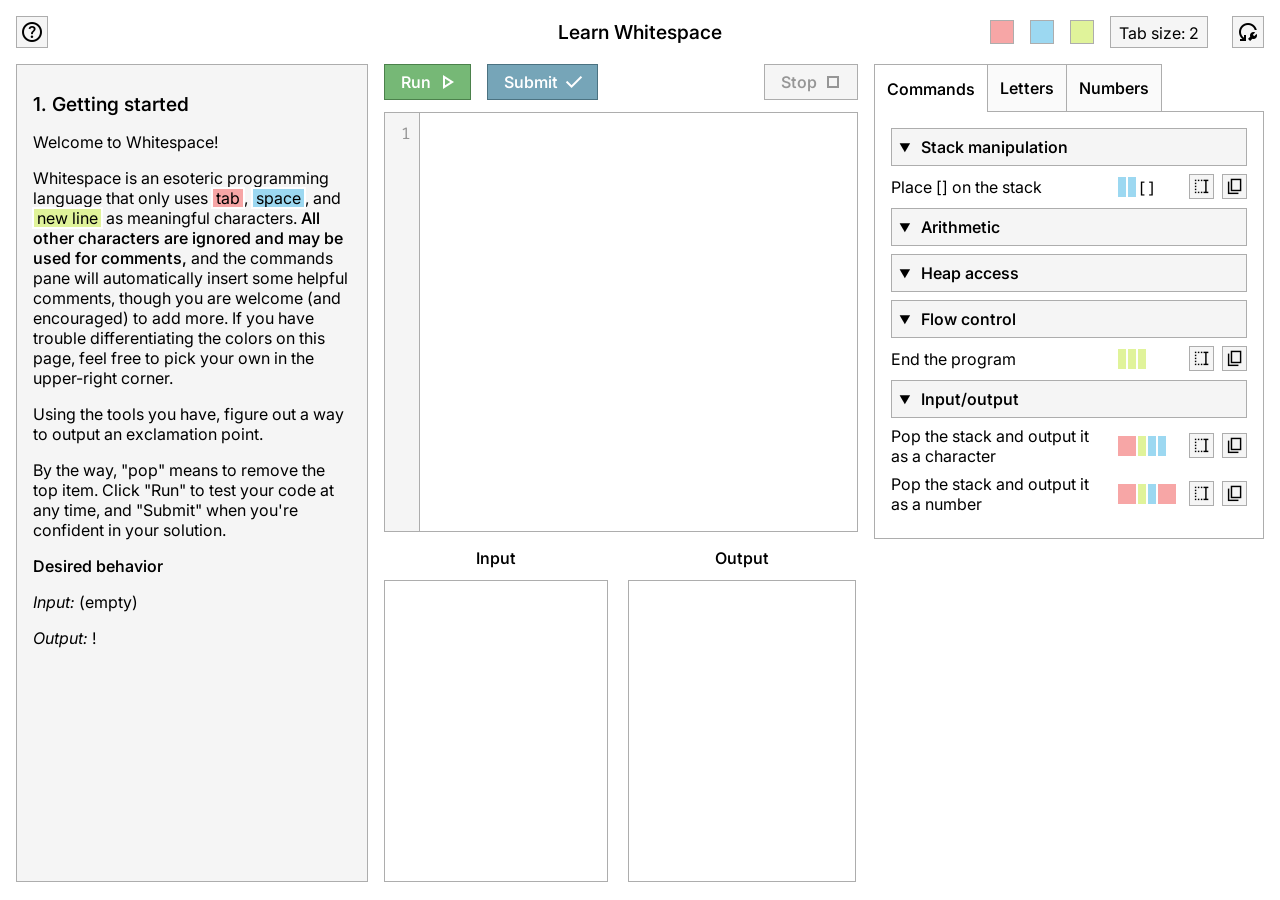
<file: index.html>
<!DOCTYPE html>
<html lang="en">
<head>
    <meta charset="UTF-8">
    <meta name="viewport" content="width=device-width, initial-scale=1.0">
    <title>Learn Whitespace</title>
    <link rel="stylesheet" href="style.css">

    <link rel="preconnect" href="https://fonts.googleapis.com">
    <link rel="preconnect" href="https://fonts.gstatic.com" crossorigin>
    <link href="https://fonts.googleapis.com/css2?family=Inter:wght@100..900&family=Noto+Sans+Mono:wght@100..900&display=swap" rel="stylesheet">
    <link rel="stylesheet" href="https://fonts.googleapis.com/css2?family=Material+Symbols+Outlined:opsz,wght,FILL,GRAD@20,400,1,0" />
    <link rel="stylesheet" href="https://fonts.googleapis.com/css2?family=Material+Symbols+Sharp:opsz,wght,FILL,GRAD@20,400,0,0" />
</head>
<body>
    <header>
        <div class="header-left">
            <button id="info" class="header-button" onclick="open_help()">
                <span class="material-symbols-sharp">
                    help
                </span>
            </button>
        </div>
        <div class="header-title"><h1>Learn Whitespace</h1></div>
        <div class="header-right">
            <div class="color-container-outer">
                <div class="color-container">
                    <input type="color" value="#f7a6a6" id="tab-color">
                </div>
            </div>
            <div class="color-container-outer">
                <div class="color-container">
                    <input type="color" value="#9cd8f1" id="space-color">
                </div>
            </div>
            <div class="color-container-outer">
                <div class="color-container">
                    <input type="color" value="#e0f39a" id="lf-color">
                </div>
            </div>
            <select id="tab-size">
                <option value="1">Tab size: 1</option>
                <option selected value="2">Tab size: 2</option>
                <option value="4">Tab size: 4</option>
            </select>
            <button id="reset-settings" class="header-button" onclick="open_settings()">
                <span class="material-symbols-outlined">
                    reset_wrench
                </span>
            </button>
        </div>
    </header>
    <main>
        <div class="overlay hidden" id="help-overlay">
            <div class="center-box">
                <p><b>Information</b></p>
                <p>This site was originally produced for the use of participants of Canada/USA Mathcamp 2024, and has been modified for public release. If you encounter a bug, you may be able to fix it by refreshing the page. Please submit bug reports to <a href="https://github.com/glenn-sun/learn-whitespace">GitHub</a>. This site was built on top of a Whitespace interpreter written by <a href="https://github.com/uraza/whitespace-interpreter">uraza</a>.</p>
                <p><b>Known issues</b></p>
                <ul>
                    <li>"Double space for period" is incompatible with this site.</li>
                    <li>On Safari, clicking buttons maintains focus on the code area, whereas the code area loses focus in other browers on macOS and all browsers on Windows.</li>
                    <li>Tabs move the cursor to the next multiple of tab size, in particular they do not always render as the same size.</li>
                    <li>The output is not displayed until after the entire program finishes running.</li>
                </ul>
                <div>
                    <button id="close-help" onclick="close_help()">
                        <span class="vertical-middle">Ok</span>
                        <span class="vertical-middle material-symbols-outlined">check</span>
                    </button>
                </div>
            </div>
        </div>
        <div class="overlay hidden" id="reset-settings-overlay">
            <div class="center-box">
                <p id="reset-title">Reset to defaults</p>
                <div>
                    <button onclick="reset_tab_color()">Tab color</button>
                    <button onclick="reset_space_color()">Space color</button>
                    <button onclick="reset_lf_color()">New line color</button>
                    <button onclick="reset_tab_size()">Tab size</button>
                </div>
                <div>
                    <button onclick="reset_level()">Campaign progress</button>
                </div>
                <div>
                    <button onclick="reset_code()">Code cache</button>
                </div>
                <div>
                    &mdash;
                </div>
                <div>
                    <select id="skip-level">
                        <option value="1">Skip to level: 1</option>
                        <option value="2">Skip to level: 2</option>
                        <option value="3">Skip to level: 3</option>
                        <option value="4">Skip to level: 4</option>
                        <option value="5">Skip to level: 5</option>
                        <option value="6">Skip to level: 6</option>
                        <option value="7">Skip to level: 7</option>
                        <option value="8">Skip to level: 8</option>
                        <option value="9">Skip to level: 9</option>
                        <option value="10">Skip to level: 10</option>
                        <option value="11">Skip to level: 11</option>
                    </select>
                </div>
                <div>
                    <button id="close-reset" onclick="close_settings()">
                        <span class="vertical-middle">Done</span>
                        <span class="vertical-middle material-symbols-outlined">check</span>
                    </button>
                </div>
            </div>
        </div>
        <div class="overlay hidden" id="next-level-overlay">
            <div class="center-box">
                <div>
                    <span class="material-symbols-outlined" id="done-star">
                        star
                    </span>
                </div>
                <div id="nice"><p>Nice job!</p></div>
                <div>
                    <button id="next" onclick="next_level()">
                        <span class="vertical-middle">Next</span> 
                        <span class="vertical-middle material-symbols-outlined">arrow_forward</span>
                    </button>
                </div>
            </div>
        </div>
        <div id="left-pane">
            <div id="instructions">
                <h2>
                    <span class="vertical-middle" id="level-title"></span>
                </h2>
                <div id="instructions-text">

                </div>
                <h3>Desired behavior</h3>
                <div id="examples">

                </div>
            </div>
        </div>
        <div id="middle-pane">
            <div id="run-bar">
                <button id="run" onclick="run()">
                    <span class="vertical-middle">Run</span> 
                    <span class="vertical-middle material-symbols-outlined">play_arrow</span>
                </button>
                
                <button id="submit" onclick="submit()">
                    <span class="vertical-middle">Submit</span> 
                    <span class="vertical-middle material-symbols-outlined">check</span>
                </button>
                <div class="grow"></div>
                <button id="stop" onclick="interrupt()" class="inactive-button">
                    <span class="vertical-middle">Stop</span> 
                    <span class="vertical-middle material-symbols-outlined">stop</span>
                </button>
            </div>
            <div id="code-container">
                <div id="line-numbers"></div>
                <div id="code-main">
                    <div id="code-highlight" class="tab-size"></div>
                    <div spellcheck="false" 
                        autocorrect="off" 
                        autocapitalize="off" 
                        translate="no" 
                        contenteditable="true" 
                        id="code-area"
                        class="tab-size"></div>
                </div>
            </div>
            <div id="io-container">
                <div id="input-block">
                    <div id="input-head">Input</div>
                    <div id="input-container">
                        <div id="input-main">
                            <div spellcheck="false" 
                                autocorrect="off" 
                                autocapitalize="off" 
                                translate="no" 
                                contenteditable="true" 
                                id="input-area"
                                class="tab-size"></div>
                        </div>
                    </div>
                </div>
                <div id="output-block">
                    <div id="output-head">Output</div>
                    <div id="output-container" class="tab-size"></div>
                </div>
            </div>
        </div>
        <div id="right-pane">
            <div class="tab-nav">
                <button class="tab-link active-tab" 
                    onclick="openTab(event, 'commands-tab')">
                    Commands
                </button>
                <button class="tab-link"
                    id="letters-button"
                    onclick="openTab(event, 'letters-tab')">
                    Letters
                </button>
                <button class="tab-link"
                    onclick="openTab(event, 'numbers-tab')">
                    Numbers
                </button>
                <div class="tab-border"></div>
            </div>
            <div id="tab-content-container">
                <div class="tab-content" style="display: block;" id="commands-tab">
                    <details open>
                        <summary><h3>Stack manipulation</h3></summary>
                        <table>
                            <tbody id="stack-table" class="instr-table">
    
                            </tbody>
                        </table>
                    </details>
                    <details open>
                        <summary><h3>Arithmetic</h3></summary>
                        <table>
                            <tbody id="arith-table" class="instr-table">
    
                            </tbody>
                        </table>
                    </details>
                    <details open>
                        <summary><h3>Heap access</h3></summary>
                        <table>
                            <tbody id="heap-table" class="instr-table">
    
                            </tbody>
                        </table>
                    </details>
                    <details open>
                        <summary><h3>Flow control</h3></summary>
                        <table>
                            <tbody id="flow-table" class="instr-table">
    
                            </tbody>
                        </table>
                    </details>
                    <details open>
                        <summary><h3>Input/output</h3></summary>
                        <table>
                            <tbody id="io-table" class="instr-table">
    
                            </tbody>
                        </table>
                    </details>
                </div>
                <div class="tab-content" id="letters-tab">
                    <table>
                        <tbody id="ascii-table" class="instr-table">

                        </tbody>
                    </table>
                </div>
                <div class="tab-content" id="numbers-tab">
                    
                    <input type="number" 
                        step="1" 
                        id="number" 
                        name="number"
                        placeholder="Enter an integer">
                    
                    <table>
                        <tbody id="number-table" class="instr-table">
                            <tr>
                                <td class="instruction tab-size" id="number-instr"></td>
                                <td><button class="icon-button" onclick="insertNum()">
                                    <span class="material-symbols-sharp">
                                        text_select_end
                                    </span>
                                </button></td>
                                <td><button class="icon-button" onclick="copyNum()">
                                    <span class="material-symbols-sharp">
                                        content_copy
                                    </span>
                                </button></td>
                            </tr>
                        </tbody>
                    </table>
                </div>
            </div>
        </div>
    </main>
    <script src="whitespace.js"></script>
    <script src="codeManager.js"></script>
    <script src="levels.js"></script>
    <script src="rightPaneManager.js"></script>
    <script src="settingsManager.js"></script>
    <script src="commands.js"></script>
    <script src="populate.js"></script>
</body>
</html>
</file>
<file: style.css>
::-moz-selection {
  background: #00000011;
}

::selection {
  background: #00000011;
}

html, body {
  font-family: "Inter", sans-serif;
  margin: 0;
  padding: 0;
  font-size: 16px;
  height: 100%;
}

main {
  display: flex;
  height: calc(100% - 4em);
  max-width: 1320px;
  max-height: 880px;
  margin: auto;
}

button {
  font-size: 1em;
  font-family: "Inter", sans-serif;
  border-radius: 0;
  user-select: none;
}

#run-bar button {
  color: white;
  font-weight: 550;
  padding: 0.3em 0.7em 0.3em 1em;
  cursor: pointer;
  margin-bottom: 0.75em;
}

#run {
  border: rgb(75, 129, 75) solid 1px;
  background-color: rgb(118, 184, 118);
}

#run:hover {
  background-color: rgb(109, 168, 109);
}

#stop {
  border: rgb(129, 75, 75) solid 1px;
  background-color: rgb(184, 118, 118);
}

#stop:hover {
  background-color: rgb(165, 101, 101);
}

#submit {
  border: rgb(75, 114, 129) solid 1px;
  background-color: rgb(118, 165, 184);
}

#submit:hover {
  background-color: rgb(109, 152, 168);
}


.inactive-button {
  border: #adadad solid 1px !important;
  background-color: #f5f5f5 !important;
  color: #969696 !important;
  cursor: default !important;
  pointer-events: none;
}

.grow {
  flex-grow: 1;
}


.error-msg {
  color: rgb(207, 88, 88);
}

h1, h2 {
  font-size: 1.2em;
  font-weight: 550;
  margin: 0.5em 0;
}

h3 {
  font-size: 1em;
  font-weight: 550;
  margin: 0.5em 0;
}

header {
  background-color: #ffffff;
  color: #000000;
  position: relative; 
  padding: 0.75em 1em;
  height: 2.5em;
}

.header-left {
  position: absolute;
  left: 1em; 
  top: 50%;
  transform: translateY(-50%);
}

.header-right {
  position: absolute;
  right: 1em;
  top: 50%;
  transform: translateY(-50%);
  display: flex;
  align-items: center;
}

.header-title {
  text-align: center;
  margin: 0 auto; /* Center the title horizontally */
  position: absolute;
  left: 50%;
  top: 50%;
  transform: translateX(-50%) translateY(-50%);
}

#left-pane {
  width: 30%;
}

#instructions {
  background-color: #f5f5f5;
  margin: 1em;
  margin-top: 0;
  border: 1px solid #adadad;
  padding: 1em;
  height: calc(100% - 1em - 2px);
  overflow-y: auto;
  box-sizing: border-box;
}

#middle-pane {
  width: 37%;
}

#right-pane {
  width: 33%;
}

#run-bar {
  height: 3em;
  user-select: none;
  display: flex;
  gap: 1em;
}

#code-container, #input-container {
  background-color: #ffffff;
  margin: 0;
  border: 1px solid #adadad;
  display: flex;

  overflow-y: auto;
  overflow-x: auto;
}

#code-container {
  width: calc(100% - 2px);
  height: 50%;
}

#io-container {
  margin-top: 1em;
  width: calc(100% - 2px);
  height: calc(50% - 7em - 4px);
  display: flex;
  justify-content: space-between;
}

#input-block {
  height: 100%;
  width: calc(50% - 0.5em - 4px);
}

#output-block {
  height: 100%;
  width: calc(50% - 0.5em);
}

#input-head, #output-head {
  height: 2em;
  text-align: center;
  font-weight: 550;
}

#input-container {
  height: 100%;
  width: 100%;
  box-sizing: border-box;

}

#output-container {
  height: 100%;
  width: 100%;
  background-color: #ffffff;
  border: 1px solid #adadad;

  overflow-y: auto;
  overflow-x: auto;

  font-family: 'Noto Sans Mono', monospace;
  white-space: pre;
  padding: 0.5em;
  line-height: 1.5em;
  box-sizing: border-box;
}

#code-main, #input-container{
  position: relative;
  flex-grow: 1;
}

#code-area, #code-highlight, #input-area {
  display: inline-block; /* Prevent Chrome from inserting divs */
  font-family: 'Noto Sans Mono', monospace;
  white-space: pre;
  height: calc(100% - 2em);
  padding: 0.5em;
  margin: 0;
  position: absolute;
  top: 0;
  right: 0;
  bottom: 0;
  left: 0;  
  line-height: 1.5em;
}

#code-highlight {
  user-select: none;
}

#code-area {
  color: transparent;
  caret-color: black;
}

#code-area:focus, #input-area:focus {
  outline: none;
}

#line-numbers {
  border-right: 1px solid #adadad;
  background-color: #f5f5f5;
  padding: 0.5em;
  padding-left: 1em;
  font-family: 'Noto Sans Mono', monospace;
  color: #969696;
  text-align: right;
  height: fit-content;
  min-height: calc(100% - 1em);
  user-select: none;
  line-height: 1.5em;

}

.tab, .space, .lf {
  outline: #ffffff solid 2px;
  outline-offset: -1.5px;
}

.tab {
  background-color: #f7a6a6;
}

.space {
  background-color: #9cd8f1;
}

.lf {
  background-color: #e0f39a;
}

.vertical-middle {
  vertical-align: middle;
}


.tab-nav {
  margin: 0 1em;
  display: flex;
  height: 3em;
}

.tab-link {
  color: black;
  border: 1px solid #adadad;
  background-color: #fafafa;
  height: 100%;
  font-weight: 550;
  padding-left: 0.75em;
  padding-right: 0.75em;
}

:not(.active-tab).tab-link:hover {
  background-color: #eeeeee;
  cursor: pointer;
}

.active-tab {
  border: 1px solid #adadad;
  border-bottom: none;
  background-color: #ffffff;
}

.tab-border {
  flex-grow: 1;
  border-bottom: 1px solid #adadad;
}

#tab-content-container {
  padding: 1em;
  background-color: #ffffff;
  border: 1px solid #adadad;
  border-top: none;
  margin: 1em;
  margin-top: 0;
  max-height: calc(100% - 6em - 3px);
  overflow-y: auto
}

.tab-content {
  display: none;
}

#letters-button {
  border-left: none;
  border-right: none;
}

.instr-table .instruction {
  font-family: 'Noto Sans Mono', monospace;
  white-space: pre;
  padding-left: 0.5em;
  user-select: none;
}

#commands-tab .instruction {
  white-space: break-spaces;
  min-width: 4em;
  max-width: 4em;
}

#letters-tab .instruction {
  white-space: break-spaces;
  min-width: 9.5em;
  max-width: 9.5em;
}

#numbers-tab .instruction {
  white-space: break-spaces;
  min-width: calc(100% - 4em - 4px);
  max-width: calc(100% - 4em - 4px);
}

.instr-table td {
  padding: 0;
  padding-bottom: 0.5em;
}

.instr-table button {
  margin-left: 0.5em;
}

.instr-table tr td:first-child {
  width: 100%;
}

table {
  border-collapse: collapse;
}

.icon-button {
  border: 1px solid #adadad;
  background-color: #f5f5f5;
  margin: 0;
  padding: 2px;
}

.icon-button span {
  display: block;
  font-size: 1.2em;
}

.icon-button:hover {
  background-color: #eeeeee;
  cursor: pointer;
}

summary h3 {
  display: inline-block;
  padding-left: 0.25em;
}

summary {
  border: 1px solid #adadad;
  padding-left: 0.5em;
  background-color: #f5f5f5;
  margin-bottom: 0.5em;
}

summary:hover {
  background-color: #eeeeee;
  cursor: pointer;
}

input[type=number] {
  border-radius: 0;
  border: 1px solid #adadad;
  background-color: #ffffff;
  font-family: 'Inter', sans-serif;
  font-size: 1em;
  padding: 0.5em;
  margin: 0;
  margin-bottom: 0.5em;
}

input:focus {
  outline: none;
}

select:focus {
  outline: none;
}

input::placeholder {
  color: #969696;
}

#number-instr {
  padding-left: 0;
}

.color-container-outer {
  height: calc(1.5em - 2px);
  width: calc(1.5em - 2px);
  background-color: #f5f5f5;
  border: 1px solid #adadad;
  margin-left: 1em;
}

.color-container {
  height: 100%;
  width: 100%;
  overflow: hidden;
}

input[type=color] {
  padding: 0;
  width: calc(100% + 16px);
  height: calc(100% + 16px);
  margin: -8px;
}

input[type=color]:hover {
  background-color: #eeeeee;
  cursor: pointer;
}

select {
  font-family: "Inter", sans-serif;
  font-size: 1em;
  border-radius: 0;
  border: 1px solid #adadad;
  line-height: 2em;
  height: 2em;
  background-color: #f5f5f5;
  vertical-align: middle;
  appearance: none;
  padding: 0 0.5em;
}

#tab-size {
  margin-left: 1em;
}

body select {
  margin: 0.5em;
}

select:hover {
  background-color: #eeeeee;
  cursor: pointer;
}

option {
  vertical-align: middle;
}

.tab-size {
  tab-size: 2;
}

.overlay {
  position: fixed;
  top: 0;
  left: 0;
  width: 100%;
  height: 100%;
  background-color: rgba(0, 0, 0, 0.1); 
  justify-content: center; 
  align-items: center; 
  z-index: 1000; 
  user-select: none;
}

.hidden {
  display: none;
}

.center-box {
  background-color: #ffffff;
  border: 1px solid #adadad;
  padding: 3em;
  display: flex;
  flex-direction: column;
  width: fit-content;
  align-items: center;
  margin: auto;
  position: relative;
  top: 50%;
  transform: translateY(-50%);
}

.center-box > div {
  display: inline-block;
}

#next {
  border: rgb(75, 129, 75) solid 1px;
  background-color: rgb(118, 184, 118);
  color: white;
  font-weight: 550;
  padding: 0.3em 0.7em 0.3em 1em;
  cursor: pointer;
  margin: 0;
}

#next:hover {
  background-color: rgb(109, 168, 109);
}

#done-star {
  color: #ffd000;
  font-size: 5em !important;
}

#nice {
  font-weight: 550;
}

.header-button {
  border: 1px solid #adadad;
  padding: calc(0.25em - 1px);
  background-color: #f5f5f5;
}

.header-button span {
  display: block;
}

.header-button:hover {
  background-color: #eeeeee;
  cursor: pointer;
}

#reset-settings {
  margin-left: 1em;
}

#reset-title {
  font-weight: 550;;
}

#reset-settings-overlay button:not(#close-reset) {
  border: 1px solid #adadad;
  padding: 0.5em;
  line-height: 1em;
  font-size: 1em;
  margin: 0.5em;
  background-color: #f5f5f5;
}

#reset-settings-overlay button:not(#close-reset):hover {
  background-color: #eeeeee;
  cursor: pointer;
}

#close-reset {
  border: rgb(75, 129, 75) solid 1px;
  background-color: rgb(118, 184, 118);
  color: white;
  font-weight: 550;
  padding: 0.3em 0.7em 0.3em 1em;
  cursor: pointer;
  margin-top: 1em;
}

#next:hover {
  background-color: rgb(109, 168, 109);
}

#help-overlay .center-box {
  max-width: 500px;
}

#help-overlay p, li {
  margin: 0.5em 0;
}

#help-overlay ul {
  margin: 0;
}

b {
  font-weight: 550;
}

#close-help {
  border: rgb(75, 129, 75) solid 1px;
  background-color: rgb(118, 184, 118);
  color: white;
  font-weight: 550;
  padding: 0.3em 0.7em 0.3em 1em;
  cursor: pointer;
  margin-top: 1em;
}

button, select {
  user-select: none;
}

.lyric {
  position: relative;
  cursor: pointer; /* Optional: shows a pointer cursor to indicate it's interactive */
  text-decoration: underline;
  text-decoration-style: dotted;
}

.song {
  position: absolute;
  bottom: 100%; /* Position the tooltip above the lyric */
  left: 50%;
  transform: translateX(-50%); /* Center the tooltip horizontally */
  background-color: #333; /* Background color of the tooltip */
  color: #fff; /* Text color of the tooltip */
  padding: 5px;
  border-radius: 3px;
  white-space: nowrap; /* Prevents the text from wrapping */
  opacity: 0; /* Hidden by default */
  visibility: hidden; /* Hidden by default */
  transition: opacity 0.3s; /* Smooth transition for the tooltip */
}

.lyric:hover .song {
  opacity: 1; /* Show tooltip on hover */
  visibility: visible; /* Make tooltip visible on hover */
}
</file>
